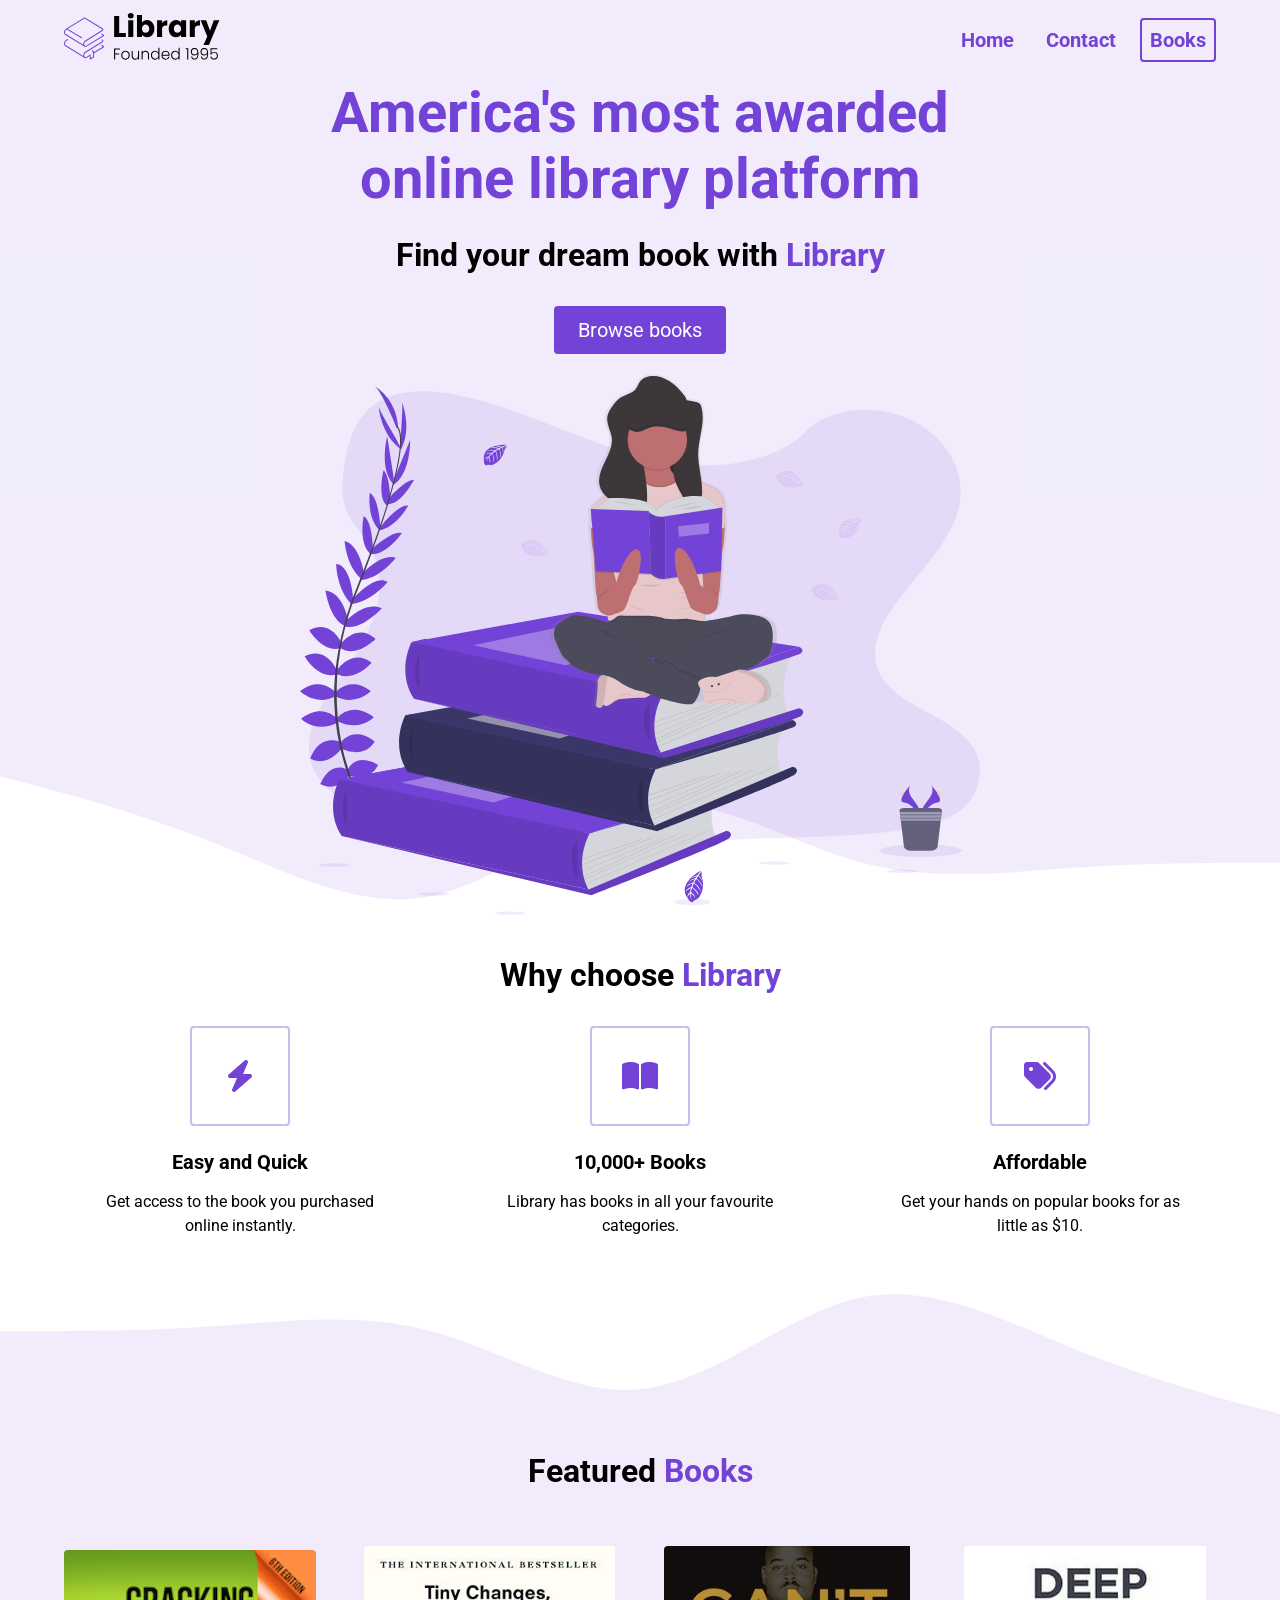
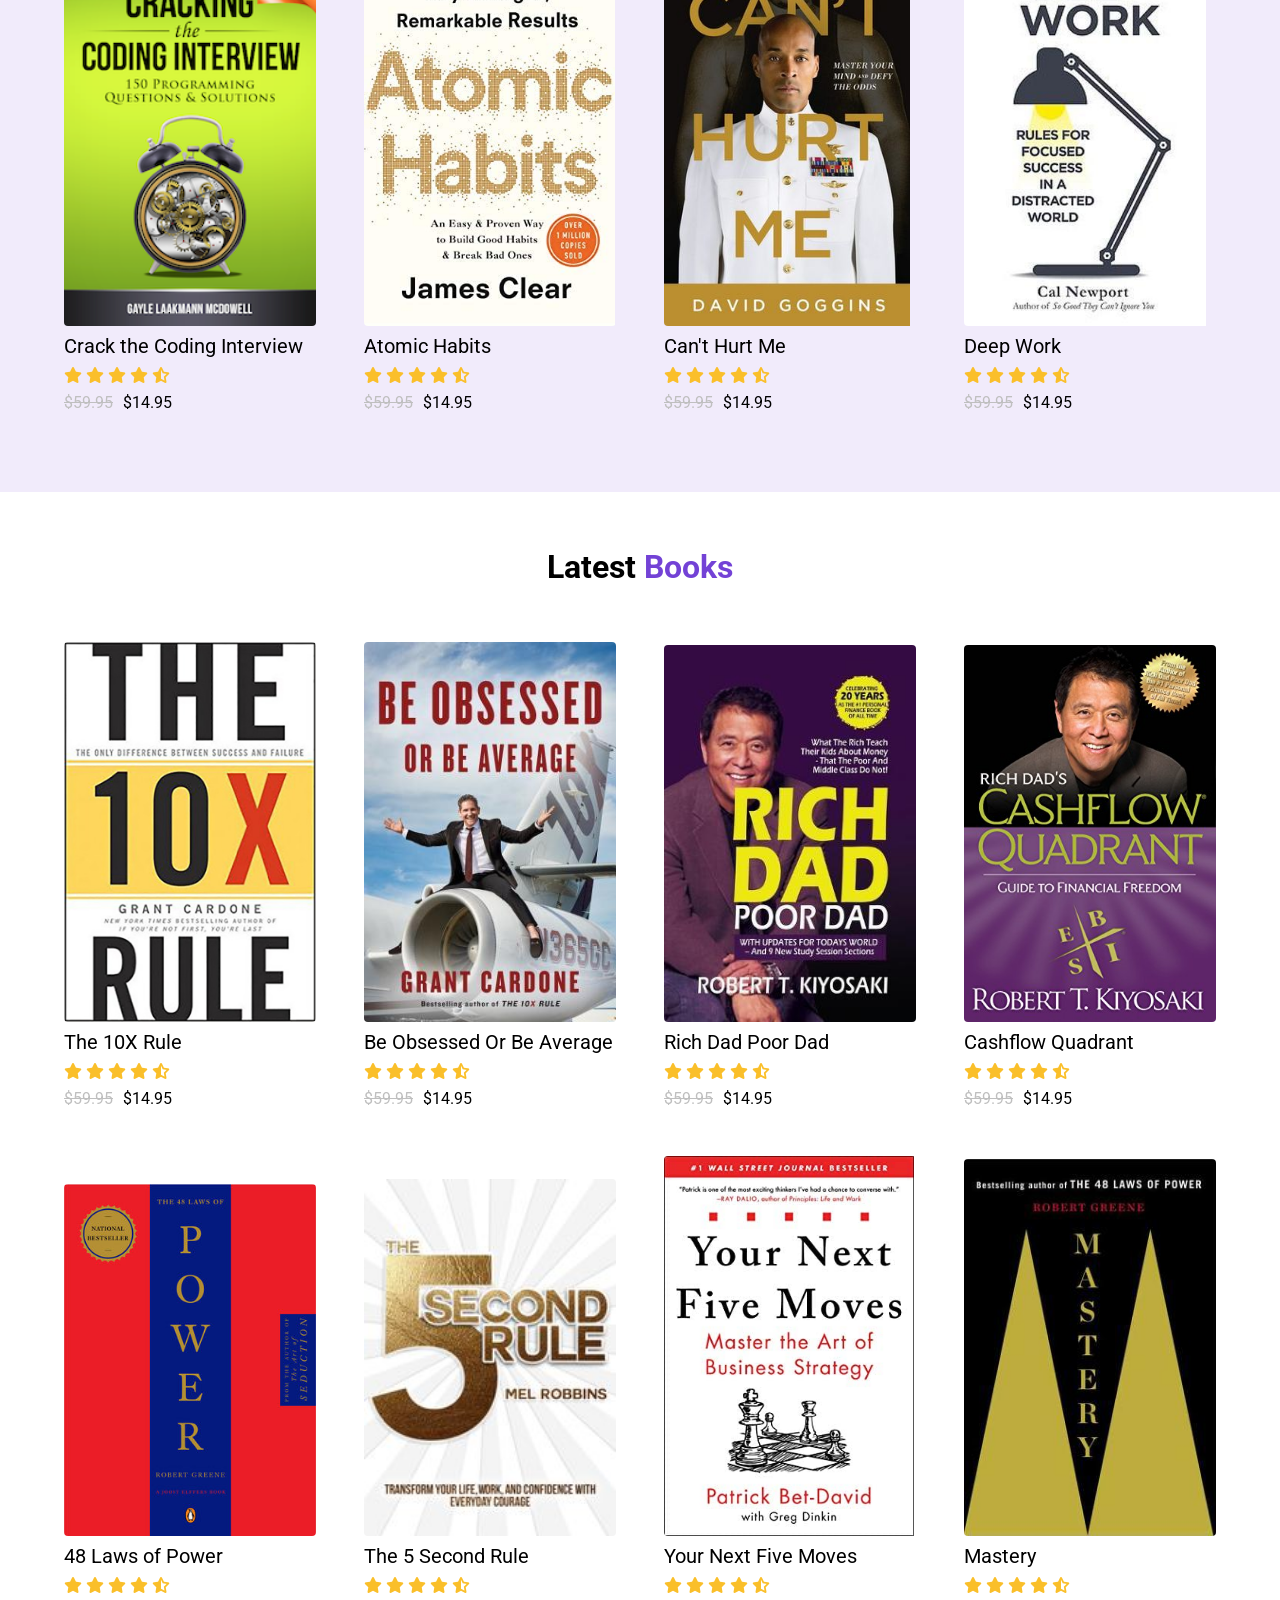
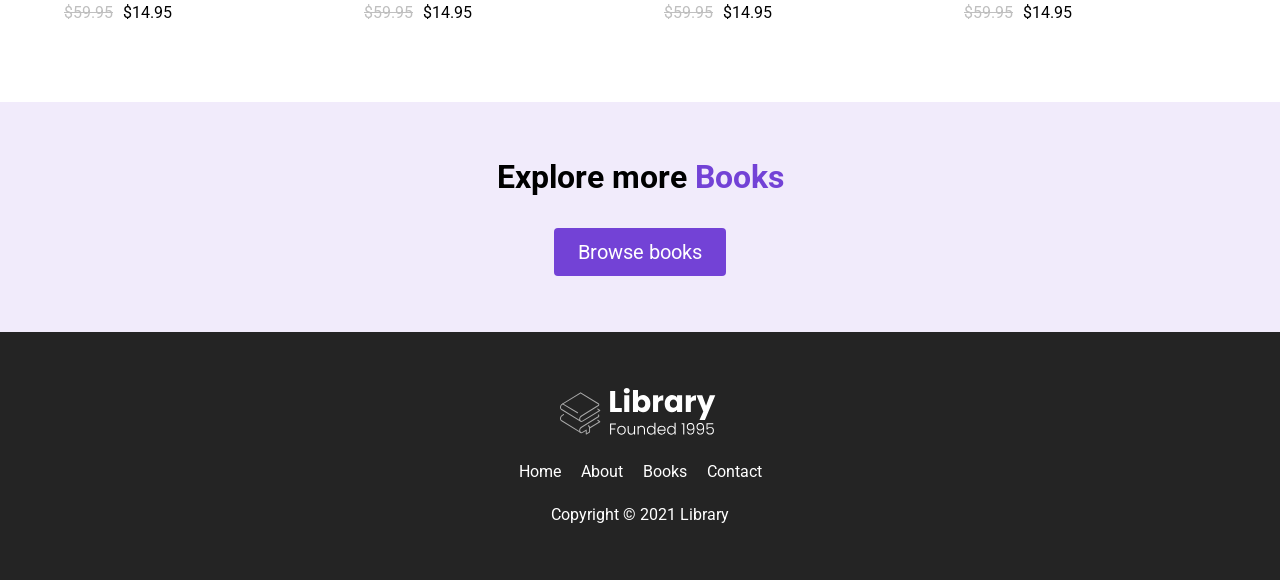
<file: index.html>
<!DOCTYPE html>
<html lang="en">

<head>
  <meta charset="UTF-8">
  <meta http-equiv="X-UA-Compatible" content="IE=edge">
  <meta name="viewport" content="width=device-width, initial-scale=1.0">
  <title>Library</title>
  <link rel="stylesheet" href="styles.css">
  <link rel="stylesheet" href="https://cdnjs.cloudflare.com/ajax/libs/font-awesome/6.4.0/css/all.min.css">
</head>

<body>
  <section id="landing">
    <nav>
      <div class="nav__container">
        <img class="logo" src="assets/Library.svg" alt="">
        <ul class="nav__links">
          <li><a href="#" class="nav__link">Home</a></li>
          <li><a href="#" class="nav__link">Contact</a></li>
          <li><a href="#features" class="nav__link nav__link--primary">Books</a></li>
        </ul>
        <button class="btn__menu" onclick="openMenu()">
          <i class="fas fa-bars"></i>
        </button>
        <div class="menu__backdrop">
          <button class="btn__menu btn__menu--close" onclick="closeMenu()">
            <i class="fas fa-times"></i>
          </button>
          <ul class="menu__links">
            <li class="menu__list">
              <a href="#" class="menu__link" onclick="closeMenu()">Home</a>
            </li>
            <li class="menu__list">
              <a href="#features" class="menu__link" onclick="closeMenu()">Books</a>
            </li>
            <li class="menu__list">
              <a class="menu__link no-cursor" onclick="closeMenu()">Contacts</a>
            </li>
          </ul>
        </div>
      </div>
    </nav>
    <header>
      <div class="header__container">
        <div class="header__description">
          <h1>America's most awarded online library platform</h1>
          <h2>Find your dream book with <span class="purple">Library</span></h2>
          <a href="books.html">
            <button class="btn">Browse books</button>
          </a>
        </div>
        <figure class="header__img--wrapper">
          <img src="assets/Undraw_Books.svg" alt="">
        </figure>
      </div>
    </header>
  </section>

  <main>
    <section id="highlights">
      <div class="container">
        <div class="row">
          <h2 class="section__title">
            Why choose <span class="purple">Library</span>
          </h2>
          <div class="highlight__wrapper">
            <div class="highlight">
              <div class="highlight__img">
                <i class="fas fa-bolt"></i>
              </div>
              <h3 class="highlight__subtitle">
                Easy and Quick
              </h3>
              <p class="highlight__para">
                Get access to the book you purchased online instantly.
              </p>
            </div>
            <div class="highlight">
              <div class="highlight__img">
                <i class="fas fa-book-open"></i>
              </div>
              <h3 class="highlight__subtitle">
                10,000+ Books
              </h3>
              <p class="highlight__para">
                Library has books in all your favourite categories.
              </p>
            </div>
            <div class="highlight">
              <div class="highlight__img">
                <i class="fas fa-tags"></i>
              </div>
              <h3 class="highlight__subtitle">
                Affordable
              </h3>
              <p class="highlight__para">
                Get your hands on popular books for as little as $10.
              </p>
            </div>
          </div>
        </div>
      </div>
    </section>

    <section id="features">
      <div class="container">
        <div class="row">
          <h2 class="section__title">
            Featured <span class="purple">Books</span>
          </h2>
          <div class="books">
            <div class="book">
              <figure class="book__img--wrapper">
                <img class="book__img" src="assets/crack the coding interview.png" alt="">
              </figure>
              <div class="book__title">
                Crack the Coding Interview
              </div>
              <div class="book__ratings">
                <i class="fas fa-star"></i>
                <i class="fas fa-star"></i>
                <i class="fas fa-star"></i>
                <i class="fas fa-star"></i>
                <i class="fas fa-star-half-alt"></i>
              </div>
              <div class="book__price">
                <span class="book__price--normal">$59.95</span> $14.95
              </div>
            </div>
            <div class="book">
              <figure class="book__img--wrapper">
                <img class="book__img" src="assets/atomic habits.jpg" alt="">
              </figure>
              <div class="book__title">
                Atomic Habits
              </div>
              <div class="book__ratings">
                <i class="fas fa-star"></i>
                <i class="fas fa-star"></i>
                <i class="fas fa-star"></i>
                <i class="fas fa-star"></i>
                <i class="fas fa-star-half-alt"></i>
              </div>
              <div class="book__price">
                <span class="book__price--normal">$59.95</span> $14.95
              </div>
            </div>
            <div class="book">
              <figure class="book__img--wrapper">
                <img class="book__img" src="assets/david goggins.jpeg" alt="">
              </figure>
              <div class="book__title">
                Can't Hurt Me
              </div>
              <div class="book__ratings">
                <i class="fas fa-star"></i>
                <i class="fas fa-star"></i>
                <i class="fas fa-star"></i>
                <i class="fas fa-star"></i>
                <i class="fas fa-star-half-alt"></i>
              </div>
              <div class="book__price">
                <span class="book__price--normal">$59.95</span> $14.95
              </div>
            </div>
            <div class="book">
              <figure class="book__img--wrapper">
                <img class="book__img" src="assets/deep work.jpeg" alt="">
              </figure>
              <div class="book__title">
                Deep Work
              </div>
              <div class="book__ratings">
                <i class="fas fa-star"></i>
                <i class="fas fa-star"></i>
                <i class="fas fa-star"></i>
                <i class="fas fa-star"></i>
                <i class="fas fa-star-half-alt"></i>
              </div>
              <div class="book__price">
                <span class="book__price--normal">$59.95</span> $14.95
              </div>
            </div>
          </div>
        </div>
      </div>
    </section>

    <section id="recent">
      <div class="container">
        <div class="row">
          <h2 class="section__title">
            Latest <span class="purple">Books</span>
          </h2>
          <div class="books">
            <div class="book">
              <figure class="book__img--wrapper">
                <img class="book__img" src="assets/book-1.jpeg" alt="">
              </figure>
              <div class="book__title">
                The 10X Rule
              </div>
              <div class="book__ratings">
                <i class="fas fa-star"></i>
                <i class="fas fa-star"></i>
                <i class="fas fa-star"></i>
                <i class="fas fa-star"></i>
                <i class="fas fa-star-half-alt"></i>
              </div>
              <div class="book__price">
                <span class="book__price--normal">$59.95</span> $14.95
              </div>
            </div>
            <div class="book">
              <figure class="book__img--wrapper">
                <img class="book__img" src="assets/book-2.jpeg" alt="">
              </figure>
              <div class="book__title">
                Be Obsessed Or Be Average
              </div>
              <div class="book__ratings">
                <i class="fas fa-star"></i>
                <i class="fas fa-star"></i>
                <i class="fas fa-star"></i>
                <i class="fas fa-star"></i>
                <i class="fas fa-star-half-alt"></i>
              </div>
              <div class="book__price">
                <span class="book__price--normal">$59.95</span> $14.95
              </div>
            </div>
            <div class="book">
              <figure class="book__img--wrapper">
                <img class="book__img" src="assets/book-3.jpeg" alt="">
              </figure>
              <div class="book__title">
                Rich Dad Poor Dad
              </div>
              <div class="book__ratings">
                <i class="fas fa-star"></i>
                <i class="fas fa-star"></i>
                <i class="fas fa-star"></i>
                <i class="fas fa-star"></i>
                <i class="fas fa-star-half-alt"></i>
              </div>
              <div class="book__price">
                <span class="book__price--normal">$59.95</span> $14.95
              </div>
            </div>
            <div class="book">
              <figure class="book__img--wrapper">
                <img class="book__img" src="assets/book-4.jpeg" alt="">
              </figure>
              <div class="book__title">
                Cashflow Quadrant
              </div>
              <div class="book__ratings">
                <i class="fas fa-star"></i>
                <i class="fas fa-star"></i>
                <i class="fas fa-star"></i>
                <i class="fas fa-star"></i>
                <i class="fas fa-star-half-alt"></i>
              </div>
              <div class="book__price">
                <span class="book__price--normal">$59.95</span> $14.95
              </div>
            </div>
            <div class="book">
              <figure class="book__img--wrapper">
                <img class="book__img" src="assets/book-5.jpeg" alt="">
              </figure>
              <div class="book__title">
                48 Laws of Power
              </div>
              <div class="book__ratings">
                <i class="fas fa-star"></i>
                <i class="fas fa-star"></i>
                <i class="fas fa-star"></i>
                <i class="fas fa-star"></i>
                <i class="fas fa-star-half-alt"></i>
              </div>
              <div class="book__price">
                <span class="book__price--normal">$59.95</span> $14.95
              </div>
            </div>
            <div class="book">
              <figure class="book__img--wrapper">
                <img class="book__img" src="assets/book-6.jpeg" alt="">
              </figure>
              <div class="book__title">
                The 5 Second Rule
              </div>
              <div class="book__ratings">
                <i class="fas fa-star"></i>
                <i class="fas fa-star"></i>
                <i class="fas fa-star"></i>
                <i class="fas fa-star"></i>
                <i class="fas fa-star-half-alt"></i>
              </div>
              <div class="book__price">
                <span class="book__price--normal">$59.95</span> $14.95
              </div>
            </div>
            <div class="book">
              <figure class="book__img--wrapper">
                <img class="book__img" src="assets/book-7.jpg" alt="">
              </figure>
              <div class="book__title">
                Your Next Five Moves
              </div>
              <div class="book__ratings">
                <i class="fas fa-star"></i>
                <i class="fas fa-star"></i>
                <i class="fas fa-star"></i>
                <i class="fas fa-star"></i>
                <i class="fas fa-star-half-alt"></i>
              </div>
              <div class="book__price">
                <span class="book__price--normal">$59.95</span> $14.95
              </div>
            </div>
            <div class="book">
              <figure class="book__img--wrapper">
                <img class="book__img" src="assets/book-8.jpeg" alt="">
              </figure>
              <div class="book__title">
                Mastery
              </div>
              <div class="book__ratings">
                <i class="fas fa-star"></i>
                <i class="fas fa-star"></i>
                <i class="fas fa-star"></i>
                <i class="fas fa-star"></i>
                <i class="fas fa-star-half-alt"></i>
              </div>
              <div class="book__price">
                <span class="book__price--normal">$59.95</span> $14.95
              </div>
            </div>
          </div>
        </div>
      </div>
    </section>

    <section id="explore">
      <div class="container">
        <div class="row row__column">
          <h2>Explore more <span class="purple">Books</span></h2>
          <a href="books.html">
            <button class="btn">Browse books</button>
          </a>
        </div>
      </div>
    </section>
  </main>

  <footer>
    <div class="container">
      <div class="row row__column">
        <a href="#">
          <figure class="footer__logo">
            <img src="assets/Library.svg" class="footer__logo--img" alt="">
          </figure>
        </a>
        <div class="footer__list">
          <a href="#" class="footer__link">Home</a>
          <a class="footer__link no-cursor">About</a>
          <a href="books.html" class="footer__link">Books</a>
          <a class="footer__link no-cursor">Contact</a>
        </div>
        <div class="footer__copyright">Copyright &copy; 2021 Library</div>
      </div>
    </div>
  </footer>
</body>

</html>
</file>
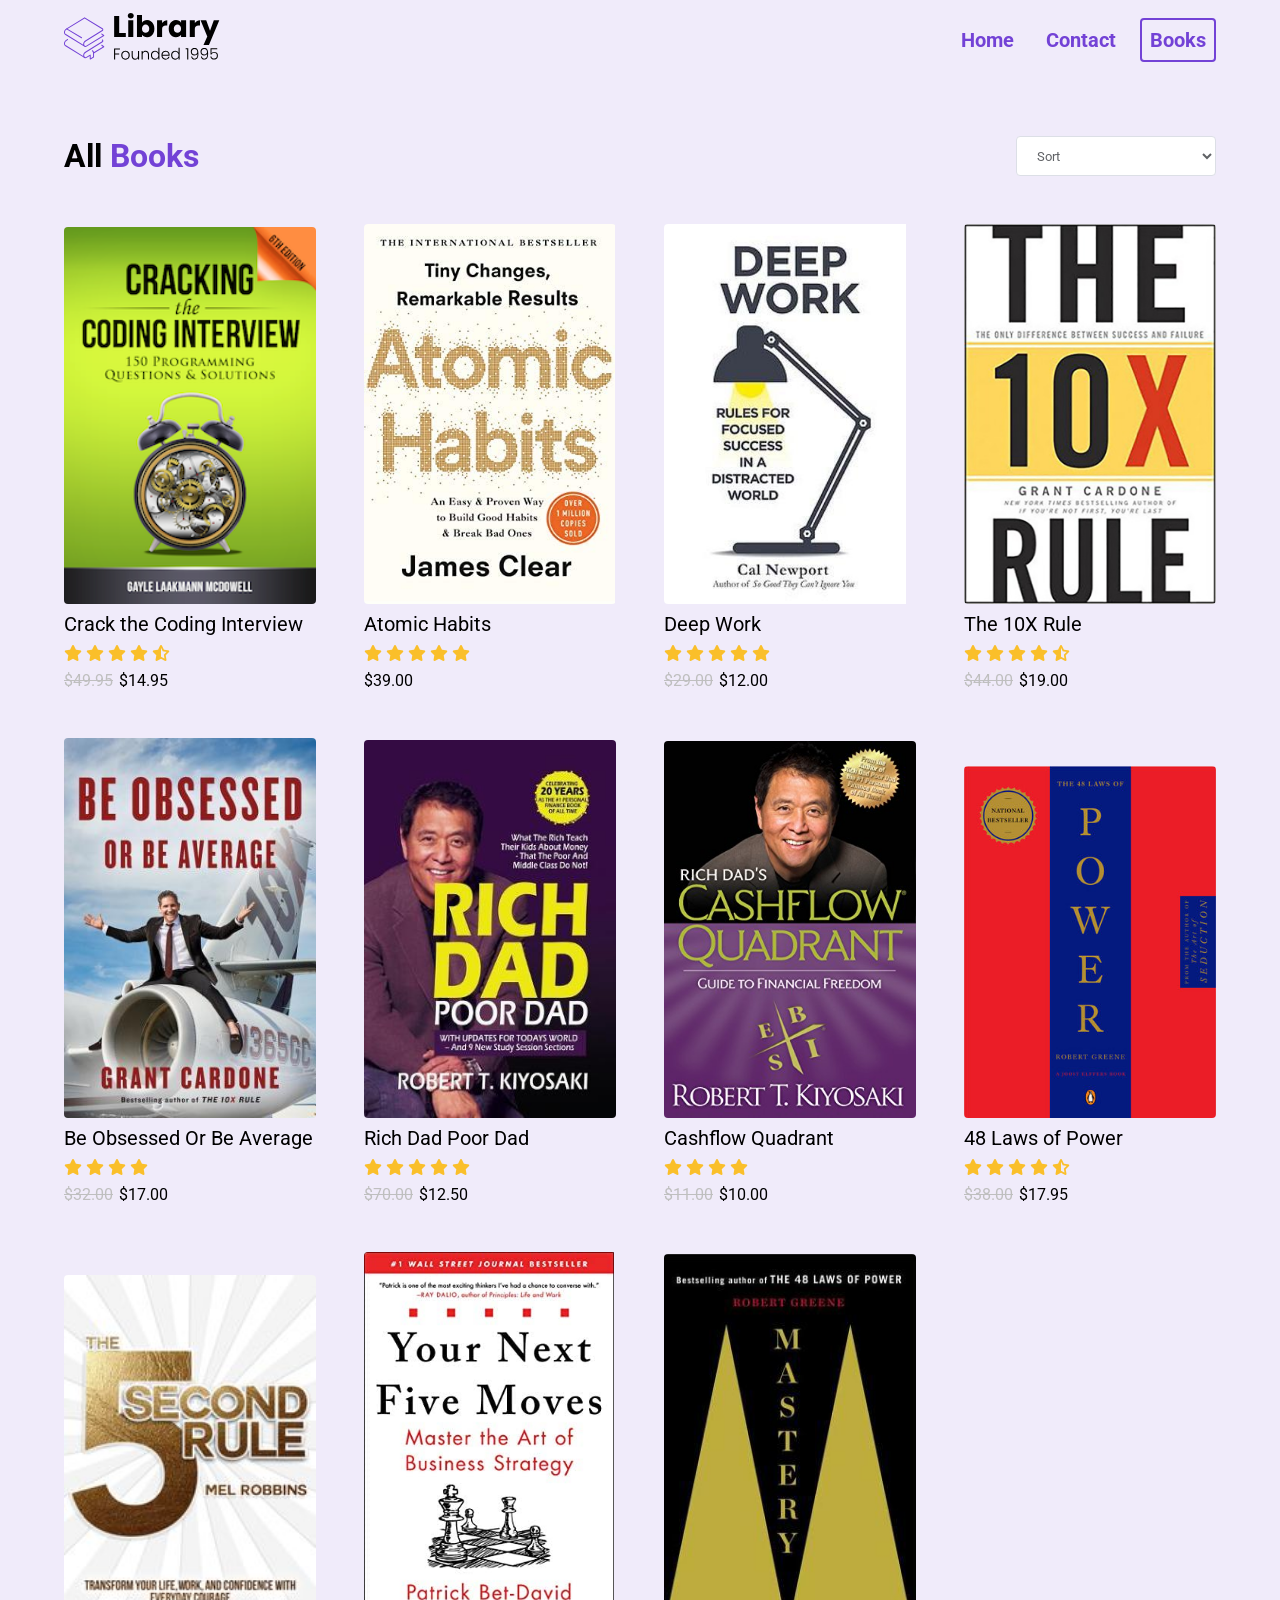
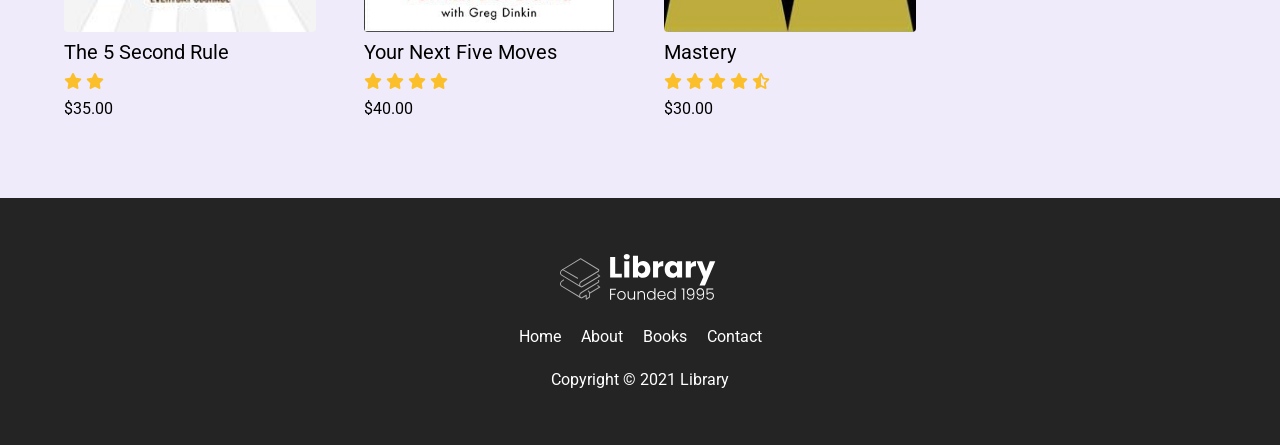
<file: books.html>
<!DOCTYPE html>
<html lang="en">

<head>
  <meta charset="UTF-8">
  <meta http-equiv="X-UA-Compatible" content="IE=edge">
  <meta name="viewport" content="width=device-width, initial-scale=1.0">
  <title>Library</title>
  <link rel="stylesheet" href="styles.css">
  <link rel="stylesheet" href="books.css">
  <link rel="stylesheet" href="https://cdnjs.cloudflare.com/ajax/libs/font-awesome/6.4.0/css/all.min.css">
  <script src="index.js"></script>
  <script src="books.js"></script>
</head>

<body id="books__body">
  <section>
    <nav>
      <div class="nav__container">
        <img class="logo" src="assets/Library.svg" alt="">
        <ul class="nav__links">
          <li><a href="index.html" class="nav__link">Home</a></li>
          <li><a href="#" class="nav__link">Contact</a></li>
          <li><a href="#" class="nav__link nav__link--primary">Books</a></li>
        </ul>
        <button class="btn__menu" onclick="openMenu()">
          <i class="fas fa-bars"></i>
        </button>
        <div class="menu__backdrop" style="visibility: hidden;">
          <button class="btn__menu btn__menu--close" onclick="closeMenu()">
            <i class="fas fa-times"></i>
          </button>
          <ul class="menu__links">
            <li class="menu__list">
              <a href="#" class="menu__link" onclick="closeMenu()">Home</a>
            </li>
            <li class="menu__list">
              <a href="#features" class="menu__link" onclick="closeMenu()">Books</a>
            </li>
            <li class="menu__list">
              <a class="menu__link no-cursor" onclick="closeMenu()">Contacts</a>
            </li>
          </ul>
        </div>
      </div>
    </nav>
  </section>

  <main id="books__main">
    <section>
      <div class="container">
        <div class="row">
          <div class="books__header">
            <h2 class="section__title books__header--title">
              All <span class="purple">Books</span>
            </h2>
            <select id="filter" onchange="filterBooks(event)">
              <option value="" disabled selected>Sort</option>
              <option value="LOW_TO_HIGH">Price, Low to High</option>
              <option value="HIGH_TO_LOW">Price, High to Low</option>
              <option value="RATING">Rating</option>
            </select>
          </div>
          <div class="books">
            <i class="fas fa-spinner books__loading--spinner"></i>
          </div>
        </div>
      </div>
    </section>
  </main>

  <footer>
    <div class="container">
      <div class="row row__column">
        <a href="#">
          <figure class="footer__logo">
            <img src="assets/Library.svg" class="footer__logo--img" alt="">
          </figure>
        </a>
        <div class="footer__list">
          <a href="#" class="footer__link">Home</a>
          <a class="footer__link no-cursor">About</a>
          <a href="#features" class="footer__link">Books</a>
          <a class="footer__link no-cursor">Contact</a>
        </div>
        <div class="footer__copyright">Copyright &copy; 2021 Library</div>
      </div>
    </div>
  </footer>
</body>

</html>
</file>
<file: styles.css>
@import url('https://fonts.googleapis.com/css2?family=Roboto:wght@400;500;700&display=swap');
* {
  padding: 0;
  margin: 0;
  box-sizing: border-box;
  font-family: 'Roboto', sans-serif;
}

html {
  scroll-behavior: smooth;
}

body {
  max-width: 100vw;
  overflow-x: hidden;
}

nav {
  height: 80px;
  display: flex;
}

img {
  width: 100%;
}

p {
  line-height: 1.5;
}

a {
  text-decoration: none;
}

a:hover {
  text-decoration: underline;
}



ul {
  display: flex;
}

li {
  list-style-type: none;
}

h1 {
  font-size: 56px;
  color: #7342d6;
  margin-bottom: 24px;
  text-align: center;
}

h2 {
  font-size: 32px;
  margin-bottom: 32px;
  text-align: center;
}

button {
  cursor: pointer;
}

button:active {
  transform: translateY(1px);
}

.btn {
  background-color: #7342d6;
  color: white;
  padding: 12px 24px;
  font-size: 20px;
  border-radius: 4px;
  border: none;
}

.purple {
  color: #7342d6;
}

.logo {
  width: 160px;
}

.nav__container {
  width: 100%;
  max-width: 1200px;
  padding: 0 24px;
  display: flex;
  justify-content: space-between;
  align-items: center;
  margin: 0 auto;
}

.nav__link {
  margin-left: 16px;
  text-decoration: none;
  font-size: 20px;
  color: #7342d6;
  font-weight: bold;
  padding: 8px;
}

.nav__link:hover {
  text-decoration: underline;
}

.nav__link--primary {
  border: 2px solid #7342d6;
  border-radius: 4px;
}

.nav__link--primary:hover {
  text-decoration: none;
}

.btn__menu {
  background-color: transparent;
  font-size: 40px;
  border: none;
  color: #7342d6;
  display: none;
}

.menu__backdrop {
  position: absolute;
  background-color: #242424;
  top: 0;
  left: 0;
  right: 0;
  bottom: 0;
  z-index: 99;
  display: flex;
  align-items: center;
  justify-content: center;
  visibility: hidden;
  transition: all 300ms ease;
  opacity: 0;
  transform: translate(100%);
}

.menu--open {
  max-height: 100vh;
  overflow: hidden;
}

.menu--open .menu__backdrop {
  visibility: visible !important;
  opacity: 1;
  transform: translate(0);
}

.menu__links {
  display: flex;
  flex-direction: column;
  align-items: center;
}

.menu__list {
  padding: 32px 0;
}

.menu__link {
  color: white;
  font-size: 40px;
}

.btn__menu--close {
  position: absolute;
  top: 10px;
  right: 20px;
  padding: 8px;
  color: white;
}


/* 

LANDING

*/

#landing {
  background-color: rgba(115, 66, 214, 0.1)
}

header {
  height: calc(100vh - 80px);
}

.header__container {
  width: 100%;
  max-width: 720px;
  margin: 0 auto;
  height: 100%;
  display: flex;
  flex-direction: column;
  justify-content: space-around;
}

.header__description {
  display: flex;
  flex-direction: column;
  align-items: center;
}

.header__img--wrapper {
  padding: 20px;

  /* Added this after the tutorial to 
  show it over the wave on larger screens */
  z-index: 50;
}

.container {
  padding: 56px 0;
}

.row {
  width: 100%;
  max-width: 1200px;
  margin: 0 auto;
}

.row__column {
  display: flex;
  flex-direction: column;
  align-items: center;
}

.no-cursor {
  cursor: not-allowed;
}
/* 

HIGHLIGHTS 

*/

#highlights {
  position: relative;
  max-width: 100vw;
}

#highlights:after,
#highlights:before {
  background: url('assets/wave.svg');
  content: "";
  position: absolute;
  width: 101vw;
  height: 12vw;
  left: 0;
  z-index: 1;
  background-size: cover;
  background-repeat: no-repeat;
}

#highlights:before {
  transform: translateY(-100%);
  top: 1px;
}

#highlights:after {
  transform: translateY(100%) rotate(180deg);
  bottom: 1px;
}

.highlight__wrapper {
  display: flex;
  flex-wrap: wrap;
}

.highlight {
  padding: 0 24px;
  width: calc(100% / 3);
  display: flex;
  align-items: center;
  flex-direction: column;
}

.highlight__para {
  text-align: center;
  max-width: 280px;
}

.highlight__img {
  border: 2px solid #7342d65d;
  color: #7342d6;
  width: 100px;
  height: 100px;
  display: flex;
  align-items: center;
  justify-content: center;
  border-radius: 4px;
  font-size: 32px;
  margin-bottom: 24px;
}

.highlight__subtitle {
  font-size: 20px;
  margin-bottom: 16px;
  text-align: center;
}

/* 

FEATURES 

*/

#features {
  padding-top: 8vw;
  background-color: rgba(115, 66, 214, 0.1);
}

.books {
  display: flex;
  flex-wrap: wrap;
}

.book {
  width: 25%;
  padding: 24px;
  /* Added after tutorial to push all the books images down */
  display: flex;
  flex-direction: column;
  justify-content: flex-end;
}

.book__img {
  max-height: 380px;
  transition: all 300ms ease;
  cursor: not-allowed;
  /* Added after tutorial to maintain image aspect ratio */
  object-fit: contain;
  object-position: left;
}

.book__img--wrapper {
  margin-bottom: 8px;
  border-radius: 4px;
  overflow: hidden;
  display: flex;
}

.book:hover .book__img {
  transform: scale(1.03);
}

.book__title {
  font-size: 20px;
  margin-bottom: 8px;
}

.book__title:hover {
  text-decoration: underline;
  cursor: not-allowed;
}

.book__ratings {
  margin-bottom: 8px;
  color: #fabf2a;
}

.book__price--normal {
  text-decoration: line-through;
  padding-right: 6px;
  color: #bfbfbf;
}

/* 

EXPLORE

*/

#explore {
  background-color: rgba(115, 66, 214, 0.1);
}

/* 

FOOTER

*/

footer {
  background-color: #242424;
}

.footer__logo {
  display: flex;
}

.footer__logo--img {
  width: 160px;
  filter: grayscale(1) invert(1);
}

.footer__link,
.footer__copyright {
  color: #fff;
}

.footer__list {
  margin: 20px 0 24px 0;
}

.footer__link {
  padding: 0 8px;
}

/* 
**

BOOKS PAGE

**
*/

#books__body {
  background-color: rgba(115, 66, 214, 0.1);
  display: flex;
  flex-direction: column;
  min-height: 100vh;
}

#books__main {
  flex: 1;
}

.books__header {
  display: flex;
  justify-content: space-between;
  align-items: center;
  padding: 0 24px;
}

.books__header--title {
  margin-bottom: 0;
}

select {
  background-color: #fff;
  border-radius: 4px;
  border: 1px solid #dcdfe6;
  color: #606266;
  height: 40px;
  line-height: 40px;
  outline: none;
  padding: 0 16px;
  width: 100%;
  max-width: 200px;
}

.books__loading {
  width: 100%;
  display: flex;
  align-items: center;
  justify-content: center;
  padding-top: 60px;
  font-size: 60px;
  color: #7342d6;
}

.books__loading--spinner {
  display: none !important;
}

.books__loading .books__loading--spinner {
  display: block !important;
}

.fa-spinner {
  animation: rotate 600ms infinite linear;
}

@keyframes rotate {
  0% {
    transform: rotate(0);
  }

  100% {
    transform: rotate(360deg);
  }
}

/* SMALL PHONES, TABLETS, LARGE SMARTPHONES */
@media (max-width: 768px) {
  .header__description {
    padding: 0 24px;
  }

  h1 {
    font-size: 40px;
  }

  h2 {
    font-size: 26px;
  }

  button {
    font-size: 18px;
  }

  .book {
    width: 50%;
  }
}


/* SMALL PHONES, LARGE SMARTPHONES */
@media (max-width: 550px) {
  .btn__menu {
    display: block;
  }

  .nav__links {
    display: none;
  }

  .highlight {
    width: 100%;
  }

  .highlight:not(:last-child) {
    margin-bottom: 24px;
  }
}
</file>
<file: books.css>
/* BOOKS PAGE */

#books__body {
    background-color: rgb(115, 66, 214, 0.1);
    display: flex;
    flex-direction: column;
    min-height: 100vh;
}

#books__main {
    flex: 1;
}

/* BOOKS HEADER */

.books__header {
    display: flex;
    justify-content: space-between;
    align-items: center;
    padding: 0 24px;
    margin-bottom: 24px;
}

.books__header--title {
    margin-bottom: 0;
}

/* BOOK SORTING */

select {
    background-color: white;
    border-radius: 4px;
    border: 1px solid #dcdfe6;
    color: #606266;
    height: 40px;
    line-height: 40px;
    outline: none;
    padding: 0 16px;
    width: 100%;
    max-width: 200px;
    cursor: pointer;
}

/* BOOKS LOADING */

.books__loading {
    width: 100%;
    display: flex;
    align-items: center;
    justify-content: center;
    padding-top: 60px;
    font-size: 60px;
    color: #7342d6;
}

.books__loading--spinner {
    display: none !important;
}

.books__loading .books__loading--spinner {
    display: block !important;
}

.fa-spinner {
    animation: rotate 600ms infinite linear;
}

@keyframes rotate {
    0% {
        transform: rotate(0deg);
    }

    100% {
        transform: rotate(360deg);
    }
}
</file>
